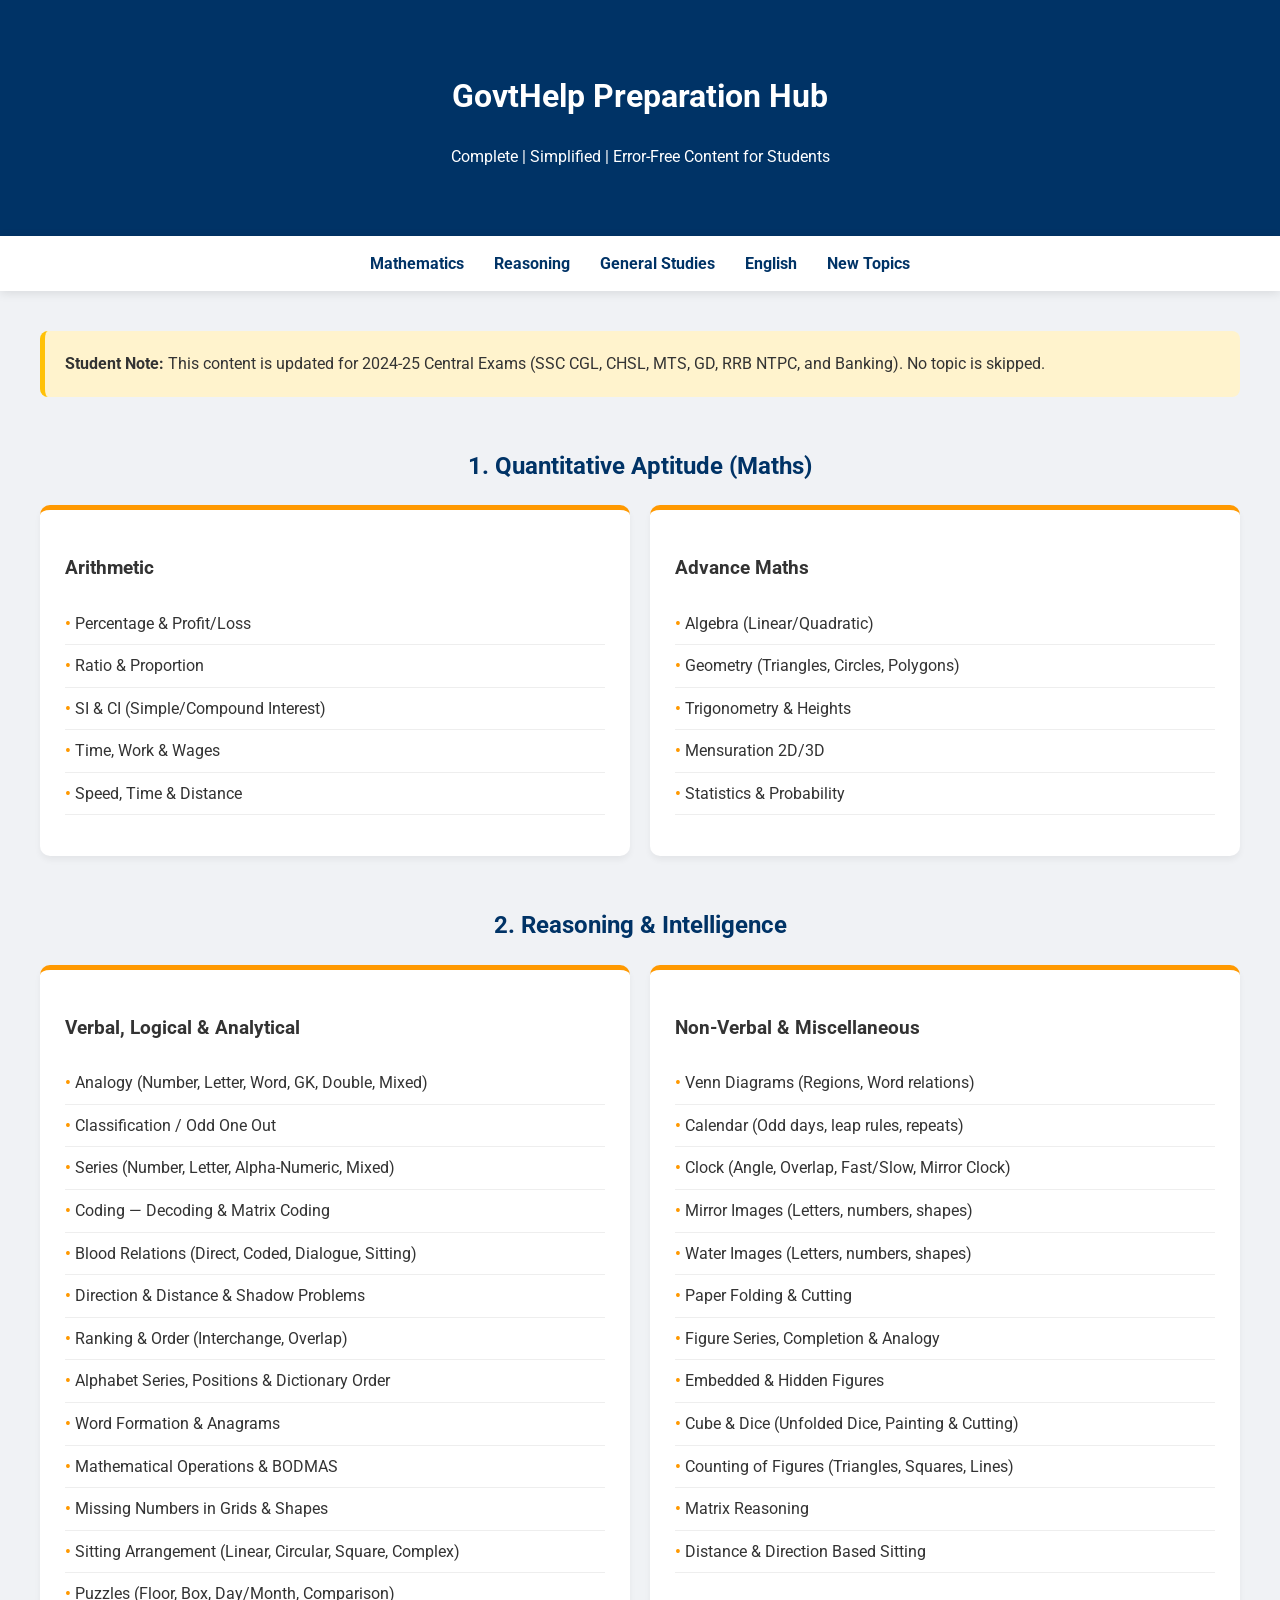
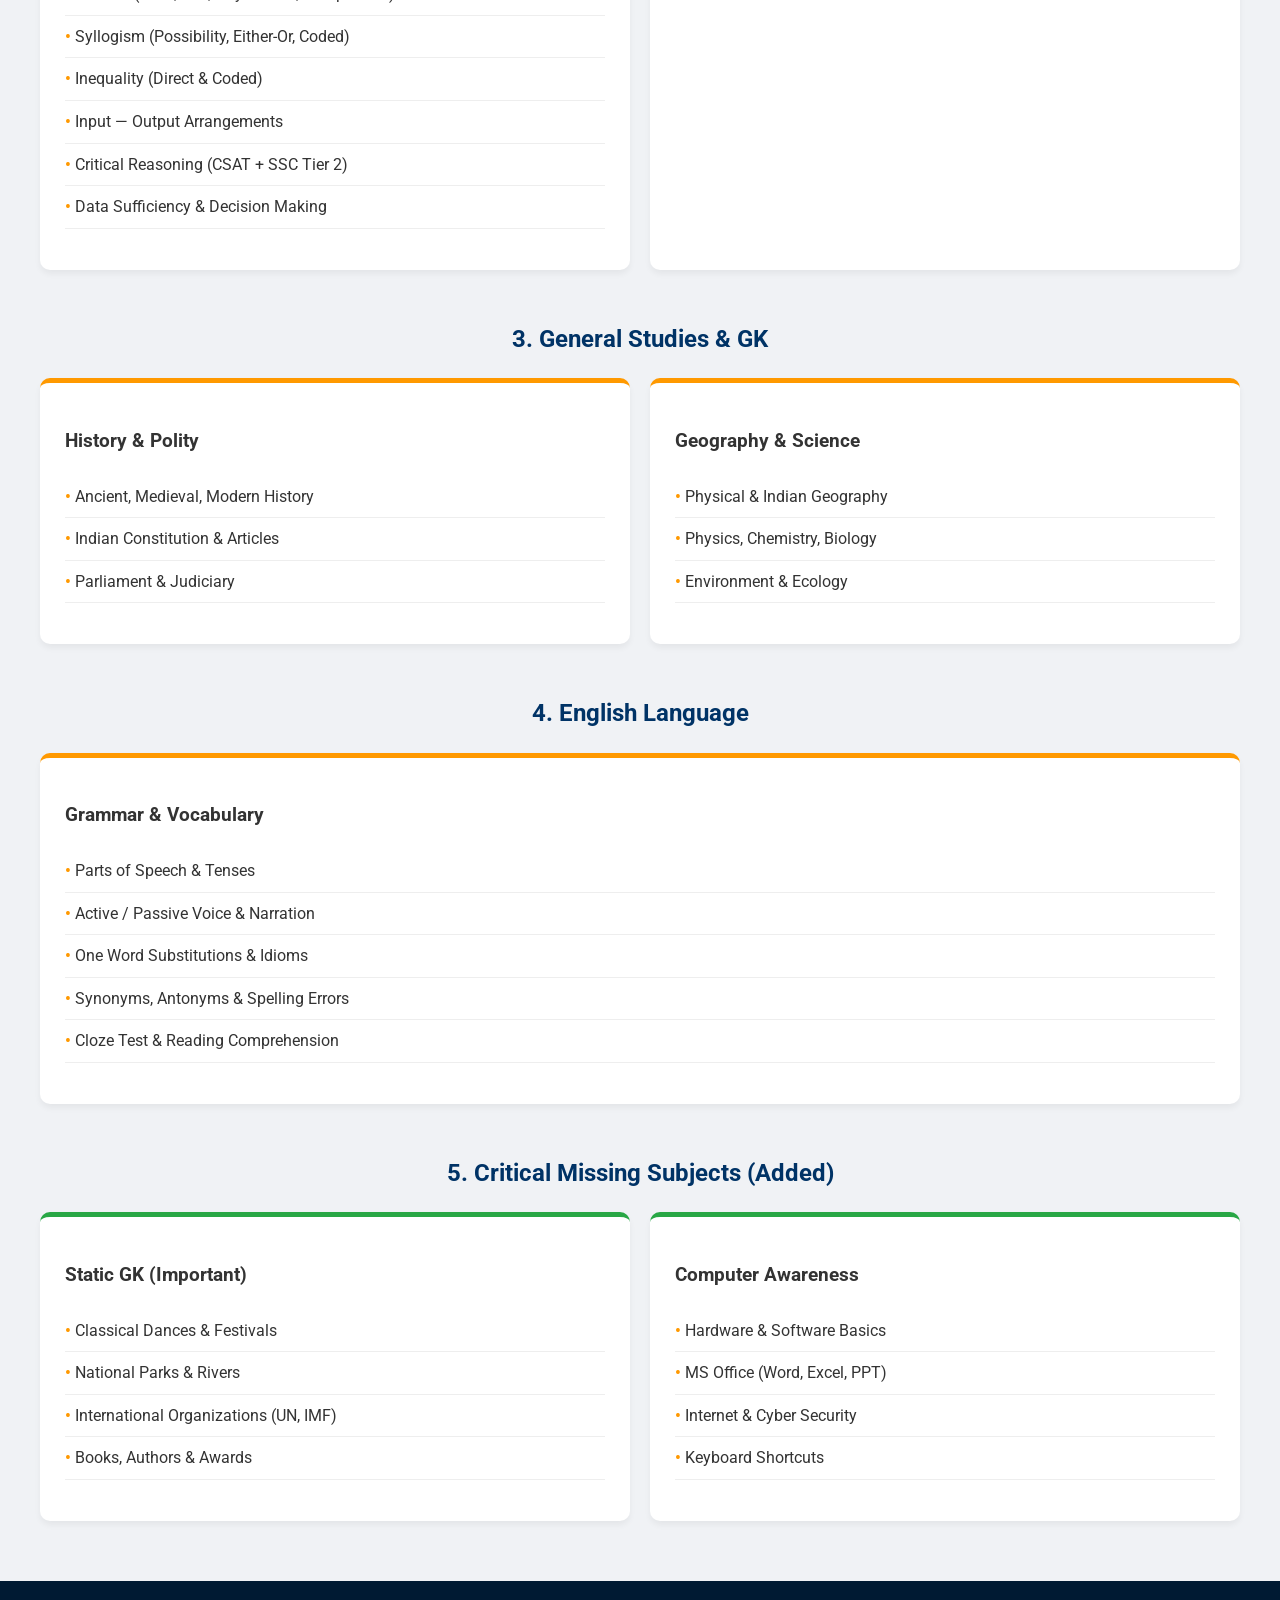
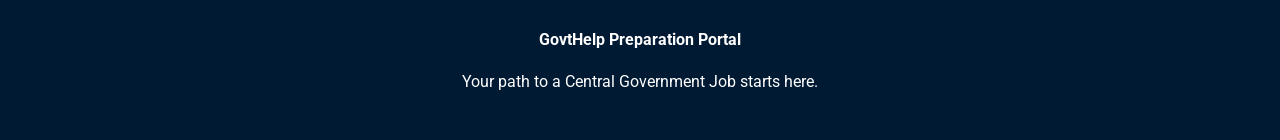
<file: index.html>
<!DOCTYPE html>
<html lang="en">
<head>
    <meta charset="UTF-8">
    <meta name="viewport" content="width=device-width, initial-scale=1.0">
    <title>GovtHelp - Central Govt Job Preparation</title>
    <link href="https://fonts.googleapis.com/css2?family=Roboto:wght@300;400;700&display=swap" rel="stylesheet">
    <style>
        body { font-family: 'Roboto', sans-serif; line-height: 1.6; margin: 0; background: #f0f2f5; color: #333; }
        header { background: #003366; color: white; padding: 50px 20px; text-align: center; }
        nav { background: #fff; padding: 15px; position: sticky; top: 0; display: flex; justify-content: center; gap: 30px; box-shadow: 0 2px 10px rgba(0,0,0,0.1); z-index: 1000; }
        nav a { text-decoration: none; color: #003366; font-weight: bold; }
        .container { max-width: 1200px; margin: 30px auto; padding: 0 20px; }
        .grid { display: grid; grid-template-columns: repeat(auto-fit, minmax(300px, 1fr)); gap: 20px; }
        .card { background: white; padding: 25px; border-radius: 10px; box-shadow: 0 4px 6px rgba(0,0,0,0.05); border-top: 5px solid #ff9900; }
        h2 { color: #003366; text-align: center; margin-top: 50px; }
        .topic-list { list-style: none; padding: 0; }
        .topic-list li { padding: 8px 0; border-bottom: 1px solid #eee; }
        .topic-list li::before { content: "• "; color: #ff9900; font-weight: bold; }
        .alert { background: #fff3cd; padding: 20px; border-radius: 8px; border-left: 5px solid #ffc107; margin: 40px 0; }
        footer { background: #001a33; color: white; text-align: center; padding: 30px; margin-top: 60px; }
    </style>
</head>
<body>

<header>
    <h1>GovtHelp Preparation Hub</h1>
    <p>Complete | Simplified | Error-Free Content for Students</p>
</header>

<nav>
    <a href="#math">Mathematics</a>
    <a href="#reasoning">Reasoning</a>
    <a href="#gs">General Studies</a>
    <a href="#english">English</a>
    <a href="#missing">New Topics</a>
</nav>

<div class="container">
    
    <div class="alert">
        <strong>Student Note:</strong> This content is updated for 2024-25 Central Exams (SSC CGL, CHSL, MTS, GD, RRB NTPC, and Banking). No topic is skipped.
    </div>

    <h2 id="math">1. Quantitative Aptitude (Maths)</h2>
    <div class="grid">
        <div class="card">
            <h3>Arithmetic</h3>
            <ul class="topic-list">
                <li>Percentage & Profit/Loss</li>
                <li>Ratio & Proportion</li>
                <li>SI & CI (Simple/Compound Interest)</li>
                <li>Time, Work & Wages</li>
                <li>Speed, Time & Distance</li>
            </ul>
        </div>
        <div class="card">
            <h3>Advance Maths</h3>
            <ul class="topic-list">
                <li>Algebra (Linear/Quadratic)</li>
                <li>Geometry (Triangles, Circles, Polygons)</li>
                <li>Trigonometry & Heights</li>
                <li>Mensuration 2D/3D</li>
                <li>Statistics & Probability</li>
            </ul>
        </div>
    </div>

    <h2 id="reasoning">2. Reasoning & Intelligence</h2>
    <div class="grid">
        <div class="card">
            <h3>Verbal, Logical & Analytical</h3>
            <ul class="topic-list">
                <li>Analogy (Number, Letter, Word, GK, Double, Mixed)</li>
                <li>Classification / Odd One Out</li>
                <li>Series (Number, Letter, Alpha-Numeric, Mixed)</li>
                <li>Coding — Decoding & Matrix Coding</li>
                <li>Blood Relations (Direct, Coded, Dialogue, Sitting)</li>
                <li>Direction & Distance & Shadow Problems</li>
                <li>Ranking & Order (Interchange, Overlap)</li>
                <li>Alphabet Series, Positions & Dictionary Order</li>
                <li>Word Formation & Anagrams</li>
                <li>Mathematical Operations & BODMAS</li>
                <li>Missing Numbers in Grids & Shapes</li>
                <li>Sitting Arrangement (Linear, Circular, Square, Complex)</li>
                <li>Puzzles (Floor, Box, Day/Month, Comparison)</li>
                <li>Syllogism (Possibility, Either-Or, Coded)</li>
                <li>Inequality (Direct & Coded)</li>
                <li>Input — Output Arrangements</li>
                <li>Critical Reasoning (CSAT + SSC Tier 2)</li>
                <li>Data Sufficiency & Decision Making</li>
            </ul>
        </div>
        <div class="card">
            <h3>Non-Verbal & Miscellaneous</h3>
            <ul class="topic-list">
                <li>Venn Diagrams (Regions, Word relations)</li>
                <li>Calendar (Odd days, leap rules, repeats)</li>
                <li>Clock (Angle, Overlap, Fast/Slow, Mirror Clock)</li>
                <li>Mirror Images (Letters, numbers, shapes)</li>
                <li>Water Images (Letters, numbers, shapes)</li>
                <li>Paper Folding & Cutting</li>
                <li>Figure Series, Completion & Analogy</li>
                <li>Embedded & Hidden Figures</li>
                <li>Cube & Dice (Unfolded Dice, Painting & Cutting)</li>
                <li>Counting of Figures (Triangles, Squares, Lines)</li>
                <li>Matrix Reasoning</li>
                <li>Distance & Direction Based Sitting</li>
            </ul>
        </div>
    </div>

    <h2 id="gs">3. General Studies & GK</h2>
    <div class="grid">
        <div class="card">
            <h3>History & Polity</h3>
            <ul class="topic-list">
                <li>Ancient, Medieval, Modern History</li>
                <li>Indian Constitution & Articles</li>
                <li>Parliament & Judiciary</li>
            </ul>
        </div>
        <div class="card">
            <h3>Geography & Science</h3>
            <ul class="topic-list">
                <li>Physical & Indian Geography</li>
                <li>Physics, Chemistry, Biology</li>
                <li>Environment & Ecology</li>
            </ul>
        </div>
    </div>

    <h2 id="english">4. English Language</h2>
    <div class="grid">
        <div class="card">
            <h3>Grammar & Vocabulary</h3>
            <ul class="topic-list">
                <li>Parts of Speech & Tenses</li>
                <li>Active / Passive Voice & Narration</li>
                <li>One Word Substitutions & Idioms</li>
                <li>Synonyms, Antonyms & Spelling Errors</li>
                <li>Cloze Test & Reading Comprehension</li>
            </ul>
        </div>
    </div>

    <h2 id="missing">5. Critical Missing Subjects (Added)</h2>
    <div class="grid">
        <div class="card" style="border-top-color: #28a745;">
            <h3>Static GK (Important)</h3>
            <ul class="topic-list">
                <li>Classical Dances & Festivals</li>
                <li>National Parks & Rivers</li>
                <li>International Organizations (UN, IMF)</li>
                <li>Books, Authors & Awards</li>
            </ul>
        </div>
        <div class="card" style="border-top-color: #28a745;">
            <h3>Computer Awareness</h3>
            <ul class="topic-list">
                <li>Hardware & Software Basics</li>
                <li>MS Office (Word, Excel, PPT)</li>
                <li>Internet & Cyber Security</li>
                <li>Keyboard Shortcuts</li>
            </ul>
        </div>
    </div>

</div>

<footer>
    <p><strong>GovtHelp Preparation Portal</strong></p>
    <p>Your path to a Central Government Job starts here.</p>
</footer>

</body>
</html>
</file>
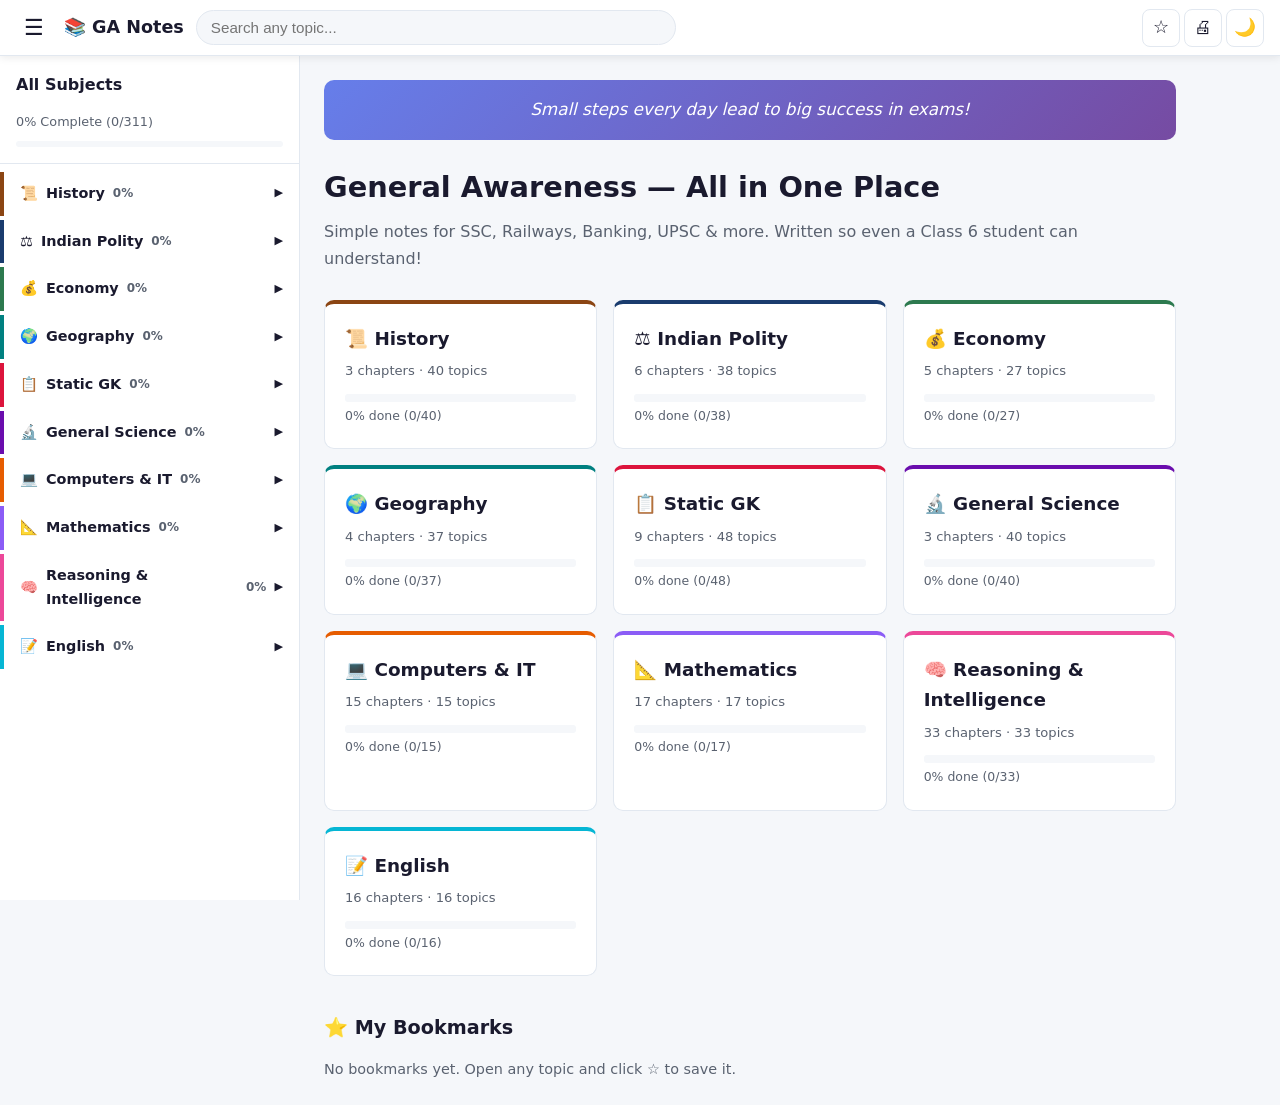
<file: app/index.html>
<!DOCTYPE html>
<html lang="en">
<head>
  <meta charset="UTF-8">
  <meta name="viewport" content="width=device-width, initial-scale=1.0">
  <title>GA Notes — General Awareness for Govt Exams</title>
  <link rel="stylesheet" href="style.css">
</head>
<body>
  <div id="app">
    <!-- Top Bar -->
    <header class="topbar">
      <button class="sidebar-toggle" id="sidebarToggle" aria-label="Toggle sidebar">☰</button>
      <div class="topbar-brand">
        <span class="brand-icon">📚</span>
        <span class="brand-text">GA Notes</span>
      </div>
      <div class="search-wrap">
        <input type="search" id="searchInput" placeholder="Search any topic..." autocomplete="off">
        <div id="searchResults" class="search-results hidden"></div>
      </div>
      <div class="topbar-actions">
        <button id="bookmarkBtn" class="icon-btn" title="Bookmark this topic">☆</button>
        <button id="printBtn" class="icon-btn" title="Print topic">🖨</button>
        <button id="darkModeToggle" class="icon-btn" title="Toggle dark mode">🌙</button>
      </div>
    </header>

    <div class="layout">
      <!-- Sidebar -->
      <aside class="sidebar" id="sidebar">
        <div class="sidebar-header">
          <h2>All Subjects</h2>
          <div class="overall-progress">
            <span id="overallProgressText">0% Complete</span>
            <div class="progress-bar"><div id="overallProgressBar" class="progress-fill"></div></div>
          </div>
        </div>
        <nav id="sidebarNav" class="sidebar-nav"></nav>
      </aside>

      <!-- Main Content -->
      <main class="main-content" id="mainContent">
        <!-- Homepage -->
        <section id="homepage" class="homepage">
          <div class="motivation-banner">
            <p id="motivationQuote">"Every expert was once a beginner. You CAN do this!"</p>
          </div>
          <h1 class="home-title">General Awareness — All in One Place</h1>
          <p class="home-subtitle">Simple notes for SSC, Railways, Banking, UPSC & more. Written so even a Class 6 student can understand!</p>

          <div id="lastVisited" class="last-visited hidden"></div>

          <div id="subjectCards" class="subject-cards"></div>

          <section class="bookmarks-section" id="bookmarksSection">
            <h2>⭐ My Bookmarks</h2>
            <div id="bookmarksList" class="bookmarks-list">
              <p class="empty-msg">No bookmarks yet. Open any topic and click ☆ to save it.</p>
            </div>
          </section>
        </section>

        <!-- Topic View -->
        <section id="topicView" class="topic-view hidden">
          <nav id="breadcrumb" class="breadcrumb"></nav>
          <article id="topicContent" class="topic-article"></article>
          <button id="backToTop" class="back-to-top" title="Back to top">↑</button>
        </section>
      </main>
    </div>

    <div class="sidebar-overlay" id="sidebarOverlay"></div>
  </div>

  <!-- Data Files -->
  <script src="data/contentHelper.js"></script>
  <script src="data/railwayLists.js"></script>
  <script src="data/history.js"></script>
  <script src="data/polity.js"></script>
  <script src="data/economy.js"></script>
  <script src="data/geography.js"></script>
  <script src="data/staticgk.js"></script>
  <script src="data/science.js"></script>
  <script src="data/computers.js"></script>
  <script src="data/maths.js"></script>
  <script src="data/reasoning.js"></script>
  <script src="data/english.js"></script>
  <!-- Components -->
  <script src="components/progress.js"></script>
  <script src="components/search.js"></script>
  <script src="components/sidebar.js"></script>
  <script src="app.js"></script>
</body>
</html>
</file>
<file: app/style.css>
/* ===== CSS Variables ===== */
:root {
  --bg: #f5f7fa;
  --bg-card: #ffffff;
  --text: #1a1a2e;
  --text-muted: #5a6270;
  --border: #e2e8f0;
  --shadow: 0 2px 8px rgba(0,0,0,0.08);
  --shadow-lg: 0 4px 20px rgba(0,0,0,0.12);
  --sidebar-width: 300px;
  --topbar-height: 56px;
  --radius: 10px;
  --transition: 0.25s ease;
}

[data-theme="dark"] {
  --bg: #0f1419;
  --bg-card: #1a2332;
  --text: #e8ecf1;
  --text-muted: #94a3b8;
  --border: #2d3a4f;
  --shadow: 0 2px 8px rgba(0,0,0,0.3);
  --shadow-lg: 0 4px 20px rgba(0,0,0,0.4);
}

/* ===== Reset & Base ===== */
*, *::before, *::after { box-sizing: border-box; margin: 0; padding: 0; }

html { scroll-behavior: smooth; font-size: 16px; }

body {
  font-family: 'Segoe UI', system-ui, -apple-system, sans-serif;
  background: var(--bg);
  color: var(--text);
  line-height: 1.65;
  min-height: 100vh;
}

.hidden { display: none !important; }

/* ===== Top Bar ===== */
.topbar {
  position: fixed;
  top: 0; left: 0; right: 0;
  height: var(--topbar-height);
  background: var(--bg-card);
  border-bottom: 1px solid var(--border);
  display: flex;
  align-items: center;
  gap: 12px;
  padding: 0 16px;
  z-index: 1000;
  box-shadow: var(--shadow);
}

.sidebar-toggle {
  background: none;
  border: none;
  font-size: 1.4rem;
  cursor: pointer;
  color: var(--text);
  padding: 4px 8px;
  border-radius: 6px;
}

.sidebar-toggle:hover { background: var(--bg); }

.topbar-brand {
  display: flex;
  align-items: center;
  gap: 6px;
  font-weight: 700;
  font-size: 1.1rem;
  white-space: nowrap;
}

.search-wrap {
  flex: 1;
  max-width: 480px;
  position: relative;
}

.search-wrap input {
  width: 100%;
  padding: 8px 14px;
  border: 1px solid var(--border);
  border-radius: 20px;
  background: var(--bg);
  color: var(--text);
  font-size: 0.95rem;
  outline: none;
  transition: border var(--transition);
}

.search-wrap input:focus { border-color: #4a90d9; }

.search-results {
  position: absolute;
  top: calc(100% + 4px);
  left: 0; right: 0;
  background: var(--bg-card);
  border: 1px solid var(--border);
  border-radius: var(--radius);
  max-height: 360px;
  overflow-y: auto;
  box-shadow: var(--shadow-lg);
  z-index: 1001;
}

.search-result-item {
  padding: 10px 14px;
  cursor: pointer;
  border-bottom: 1px solid var(--border);
  transition: background var(--transition);
}

.search-result-item:hover { background: var(--bg); }

.search-result-item .sr-subject {
  font-size: 0.75rem;
  color: var(--text-muted);
}

.search-result-item mark,
.search-highlight {
  background: #fef08a;
  color: inherit;
  padding: 0 2px;
  border-radius: 2px;
}

[data-theme="dark"] .search-result-item mark,
[data-theme="dark"] .search-highlight {
  background: #854d0e;
  color: #fefce8;
}

.topbar-actions { display: flex; gap: 4px; margin-left: auto; }

.icon-btn {
  background: none;
  border: 1px solid var(--border);
  border-radius: 8px;
  width: 38px; height: 38px;
  font-size: 1.1rem;
  cursor: pointer;
  color: var(--text);
  transition: background var(--transition);
}

.icon-btn:hover { background: var(--bg); }
.icon-btn.active { color: #f59e0b; border-color: #f59e0b; }

/* ===== Layout ===== */
.layout {
  display: flex;
  margin-top: var(--topbar-height);
  min-height: calc(100vh - var(--topbar-height));
}

/* ===== Sidebar ===== */
.sidebar {
  position: fixed;
  top: var(--topbar-height);
  left: 0;
  width: var(--sidebar-width);
  height: calc(100vh - var(--topbar-height));
  background: var(--bg-card);
  border-right: 1px solid var(--border);
  overflow-y: auto;
  z-index: 900;
  transition: transform var(--transition);
}

.sidebar-header {
  padding: 16px;
  border-bottom: 1px solid var(--border);
  position: sticky;
  top: 0;
  background: var(--bg-card);
  z-index: 1;
}

.sidebar-header h2 { font-size: 1rem; margin-bottom: 10px; }

.overall-progress span { font-size: 0.8rem; color: var(--text-muted); }

.progress-bar {
  height: 6px;
  background: var(--bg);
  border-radius: 3px;
  margin-top: 6px;
  overflow: hidden;
}

.progress-fill {
  height: 100%;
  background: linear-gradient(90deg, #4a90d9, #22c55e);
  border-radius: 3px;
  transition: width 0.4s ease;
  width: 0%;
}

.sidebar-nav { padding: 8px 0 40px; }

.subject-group { margin-bottom: 4px; }

.subject-header {
  display: flex;
  align-items: center;
  gap: 8px;
  padding: 10px 16px;
  cursor: pointer;
  font-weight: 600;
  font-size: 0.9rem;
  border-left: 4px solid transparent;
  transition: background var(--transition);
  user-select: none;
}

.subject-header:hover { background: var(--bg); }

.subject-header .arrow {
  margin-left: auto;
  font-size: 0.7rem;
  transition: transform var(--transition);
}

.subject-header.open .arrow { transform: rotate(90deg); }

.chapter-list { display: none; }
.chapter-list.open { display: block; }

.chapter-group { margin-left: 12px; }

.chapter-header {
  display: flex;
  align-items: center;
  gap: 6px;
  padding: 7px 12px;
  cursor: pointer;
  font-size: 0.85rem;
  font-weight: 500;
  color: var(--text-muted);
  user-select: none;
}

.chapter-header:hover { color: var(--text); }

.chapter-header .arrow {
  font-size: 0.65rem;
  transition: transform var(--transition);
}

.chapter-header.open .arrow { transform: rotate(90deg); }

.topic-list { display: none; list-style: none; margin-left: 16px; }
.topic-list.open { display: block; }

.topic-item {
  display: flex;
  align-items: center;
  gap: 8px;
  padding: 5px 12px;
  font-size: 0.82rem;
  cursor: pointer;
  border-radius: 6px;
  margin: 1px 8px;
  transition: background var(--transition);
}

.topic-item:hover { background: var(--bg); }
.topic-item.active { background: var(--bg); font-weight: 600; }

.topic-item input[type="checkbox"] {
  width: 15px; height: 15px;
  cursor: pointer;
  accent-color: #22c55e;
  flex-shrink: 0;
}

.topic-item .topic-label {
  flex: 1;
  overflow: hidden;
  text-overflow: ellipsis;
  white-space: nowrap;
}

.sidebar-overlay {
  display: none;
  position: fixed;
  inset: 0;
  background: rgba(0,0,0,0.4);
  z-index: 850;
}

/* ===== Main Content ===== */
.main-content {
  flex: 1;
  margin-left: var(--sidebar-width);
  padding: 24px;
  max-width: 900px;
}

/* ===== Homepage ===== */
.motivation-banner {
  background: linear-gradient(135deg, #667eea 0%, #764ba2 100%);
  color: white;
  padding: 16px 24px;
  border-radius: var(--radius);
  text-align: center;
  margin-bottom: 24px;
  font-size: 1.05rem;
  font-style: italic;
}

.home-title { font-size: 1.8rem; margin-bottom: 8px; }
.home-subtitle { color: var(--text-muted); margin-bottom: 28px; font-size: 1rem; }

.last-visited {
  background: var(--bg-card);
  border: 1px solid var(--border);
  border-radius: var(--radius);
  padding: 14px 18px;
  margin-bottom: 24px;
  cursor: pointer;
  transition: box-shadow var(--transition);
}

.last-visited:hover { box-shadow: var(--shadow); }

.subject-cards {
  display: grid;
  grid-template-columns: repeat(auto-fill, minmax(260px, 1fr));
  gap: 16px;
  margin-bottom: 36px;
}

.subject-card {
  background: var(--bg-card);
  border-radius: var(--radius);
  padding: 20px;
  cursor: pointer;
  border: 1px solid var(--border);
  border-top: 4px solid;
  transition: transform var(--transition), box-shadow var(--transition);
}

.subject-card:hover {
  transform: translateY(-3px);
  box-shadow: var(--shadow-lg);
}

.subject-card h3 { font-size: 1.15rem; margin-bottom: 6px; }
.subject-card .card-meta { font-size: 0.82rem; color: var(--text-muted); margin-bottom: 12px; }

.card-progress .progress-bar { height: 8px; }
.card-progress span { font-size: 0.78rem; color: var(--text-muted); }

.bookmarks-section h2 { font-size: 1.2rem; margin-bottom: 14px; }

.bookmarks-list { display: flex; flex-wrap: wrap; gap: 10px; }

.bookmark-chip {
  background: var(--bg-card);
  border: 1px solid var(--border);
  border-radius: 20px;
  padding: 8px 16px;
  font-size: 0.85rem;
  cursor: pointer;
  transition: background var(--transition);
}

.bookmark-chip:hover { background: var(--bg); }

.empty-msg { color: var(--text-muted); font-size: 0.9rem; }

/* ===== Topic View ===== */
.breadcrumb {
  font-size: 0.85rem;
  color: var(--text-muted);
  margin-bottom: 16px;
}

.breadcrumb span { cursor: pointer; }
.breadcrumb span:hover { color: var(--text); text-decoration: underline; }
.breadcrumb .sep { margin: 0 6px; cursor: default; }
.breadcrumb .sep:hover { text-decoration: none; color: var(--text-muted); }

.topic-article { padding-bottom: 60px; }

/* ===== Note Cards & Content ===== */
.note-card {
  background: var(--bg-card);
  border-radius: var(--radius);
  padding: 24px 28px;
  box-shadow: var(--shadow);
  border-left: 5px solid;
  margin-bottom: 20px;
}

.note-card h1 {
  font-size: 1.6rem;
  margin-bottom: 16px;
  line-height: 1.3;
}

.what-is-box {
  background: #eff6ff;
  border-left: 4px solid #3b82f6;
  padding: 12px 16px;
  border-radius: 0 var(--radius) var(--radius) 0;
  margin-bottom: 20px;
  font-size: 0.95rem;
}

[data-theme="dark"] .what-is-box { background: #1e3a5f; }

.note-card h2 {
  font-size: 1.15rem;
  margin: 22px 0 10px;
  color: var(--text);
}

.note-card h3 {
  font-size: 1rem;
  margin: 16px 0 8px;
}

.note-card p { margin-bottom: 10px; max-width: 72ch; }
.note-card ul, .note-card ol { margin: 8px 0 12px 20px; }
.note-card li { margin-bottom: 6px; max-width: 72ch; }

.note-card strong { font-weight: 600; }

.data-table {
  width: 100%;
  border-collapse: collapse;
  margin: 14px 0;
  font-size: 0.88rem;
  overflow-x: auto;
  display: block;
}

.data-table thead { display: table; width: 100%; table-layout: fixed; }
.data-table tbody { display: table; width: 100%; table-layout: fixed; }

.data-table th {
  background: var(--bg);
  padding: 10px 12px;
  text-align: left;
  font-weight: 600;
  border-bottom: 2px solid var(--border);
}

.data-table td {
  padding: 9px 12px;
  border-bottom: 1px solid var(--border);
  vertical-align: top;
}

.data-table tbody tr:nth-child(even) { background: var(--bg); }

.simply-put {
  background: #f0fdf4;
  border-left: 3px solid #22c55e;
  padding: 10px 14px;
  margin: 12px 0;
  border-radius: 0 6px 6px 0;
  font-size: 0.92rem;
}

[data-theme="dark"] .simply-put { background: #14532d; }

.exam-tip {
  background: #fefce8;
  border: 1px solid #fde047;
  border-radius: var(--radius);
  padding: 14px 16px;
  margin: 16px 0;
  font-size: 0.92rem;
}

[data-theme="dark"] .exam-tip { background: #422006; border-color: #854d0e; }

.memory-trick {
  background: #f0fdf4;
  border: 1px solid #86efac;
  border-radius: var(--radius);
  padding: 14px 16px;
  margin: 16px 0;
  font-size: 0.92rem;
}

[data-theme="dark"] .memory-trick { background: #14532d; border-color: #166534; }

.dont-confuse {
  background: #fff7ed;
  border: 1px solid #fdba74;
  border-radius: var(--radius);
  padding: 14px 16px;
  margin: 16px 0;
  font-size: 0.92rem;
}

[data-theme="dark"] .dont-confuse { background: #431407; border-color: #9a3412; }

.quick-revision {
  background: #eff6ff;
  border: 1px solid #93c5fd;
  border-radius: var(--radius);
  padding: 14px 16px;
  margin: 20px 0 12px;
  font-size: 0.92rem;
}

[data-theme="dark"] .quick-revision { background: #1e3a5f; border-color: #1d4ed8; }

.quick-revision ul { margin-left: 18px; }

.exam-asks {
  background: var(--bg);
  border: 1px dashed var(--border);
  border-radius: var(--radius);
  padding: 12px 16px;
  margin-top: 16px;
  font-size: 0.9rem;
  color: var(--text-muted);
}

.back-to-top {
  position: fixed;
  bottom: 24px;
  right: 24px;
  width: 44px; height: 44px;
  border-radius: 50%;
  background: #4a90d9;
  color: white;
  border: none;
  font-size: 1.2rem;
  cursor: pointer;
  box-shadow: var(--shadow-lg);
  opacity: 0;
  transition: opacity var(--transition);
  z-index: 800;
}

.back-to-top.visible { opacity: 1; }

/* ===== Print Styles ===== */
@media print {
  .topbar, .sidebar, .sidebar-overlay, .back-to-top, .breadcrumb { display: none !important; }
  .main-content { margin-left: 0; padding: 0; max-width: 100%; }
  .note-card { box-shadow: none; border: 1px solid #ccc; }
  body { background: white; color: black; }
}

/* ===== Mobile ===== */
@media (max-width: 768px) {
  .sidebar {
    transform: translateX(-100%);
  }
  .sidebar.open { transform: translateX(0); }
  .sidebar-overlay.open { display: block; }
  .main-content { margin-left: 0; padding: 16px; }
  .topbar-brand .brand-text { display: none; }
  .search-wrap { max-width: none; }
  .home-title { font-size: 1.4rem; }
  .note-card { padding: 16px; }
  .data-table { font-size: 0.8rem; }
}
</file>
